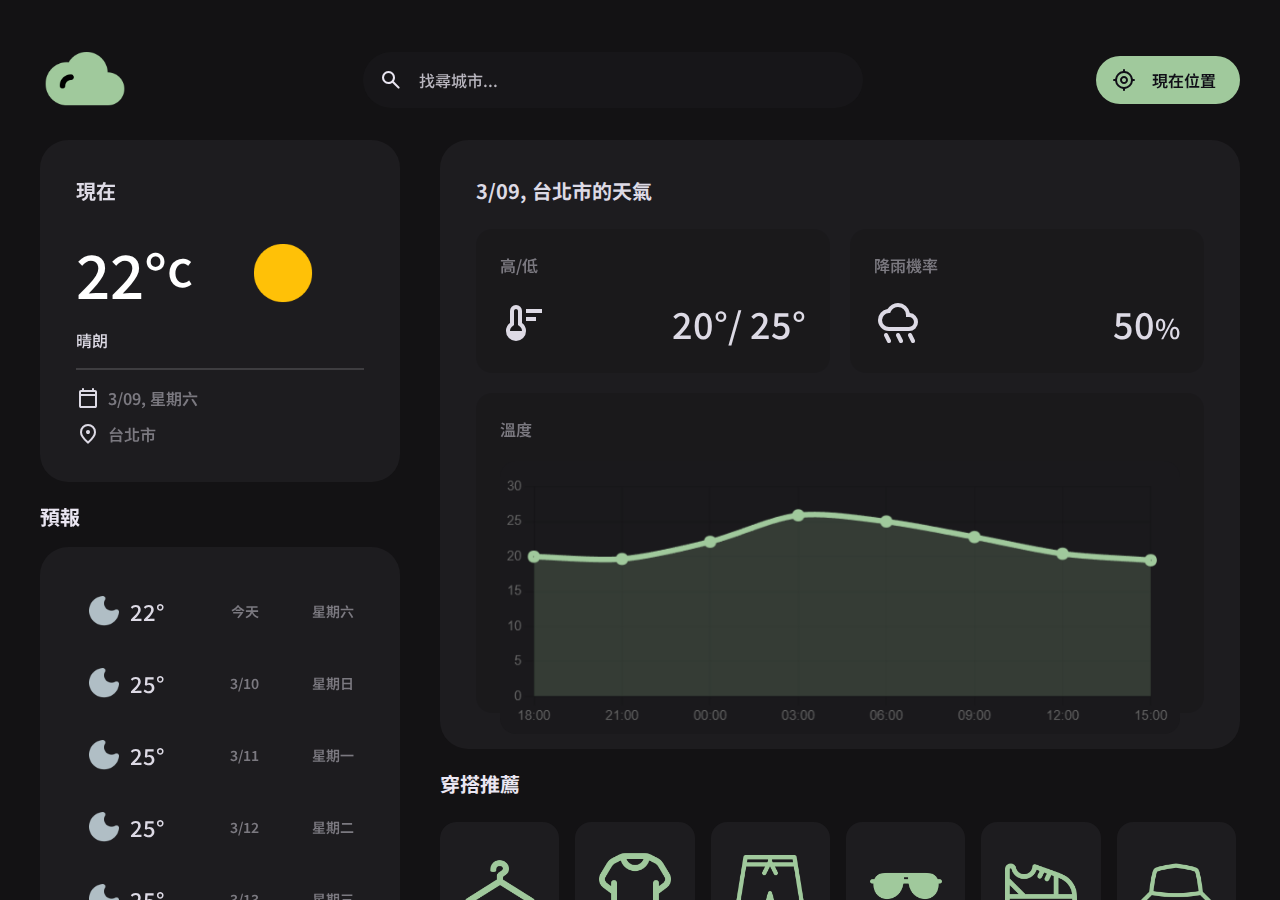
<file: index.html>
<!DOCTYPE html>
<html lang="en">
<head>
    <meta charset="UTF-8">
    <meta name="viewport" content="width=device-width, initial-scale=1.0">
    <title>OutFit - Fit the weather</title>
    <link rel="stylesheet" href="static/css/style.css">
    <!-- <script
        src="static/js/app.js"
        type="module"
    ></script> -->
    <!-- <script src="https://cdnjs.cloudflare.com/ajax/libs/Chart.js/4.4.1/chart.min.js" 
        integrity="sha512-L0Shl7nXXzIlBSUUPpxrokqq4ojqgZFQczTYlGjzONGTDAcLremjwaWv5A+EDLnxhQzY5xUZPWLOLqYRkY0Cbw==" 
        crossorigin="anonymous" referrerpolicy="no-referrer">
    </script>
    <script src="https://cdn.jsdelivr.net/npm/chart.js"></script> -->

    <link rel="icon" href="static/assets/images/cloud.png">
</head>
<body>
    <header class="header">
        <div class="container">
            <a href="/" class="logo">
                <img src="static/assets/images/cloud.png" alt="logo">
            </a>

            <div class="search-view" data-search-view>
                <div class="search-wrapper">
                    <input type="search" name="search" placeholder="找尋城市..." autocomplete="off" class="search-field" data-search-field>
                    <span class="m-icon leading-icon">search</span> 

                    <button class="icon-btn leading-icon has-state" aria-label="close-search" data-search-toggler>
                        <span class="m-icon">arrow_back</span>
                    </button> 
                </div>
                

                <div class="search-result" data-search-result>
                    
                </div>
            </div>

            <div class="header-actions">
                <button class="icon-btn has-state" aria-label="open search" data-search-toggler>
                    <span class="m-icon icon">search</span>
                </button>
                
                <a href="/current-location" class="btn-primary has-state" data-current-location-btn>
                    <span class="m-icon">my_location</span>
                    <span class="span">現在位置</span>
                </a>
            </div>
        </div>
        
        
    </header>


    <main>
        <article class="container">
            <div class="content-left">
                <!-- 
                    CURRENT WEATHER 
                -->
                <section class="section current-weather" aria-label="current weather" data-current-weather>
                    <div class="card card-lg current-weather-card">

                        <h2 class="title-2 card-title">現在</h2>

                        <div class="weapper">
                            <p class="heading">
                                22&deg;<sup>c</sup>  
                            </p>

                            <img class="weather-icon" src="static/assets/images/weather_icons/01d.png" alt="">

                            <!-- <div class="meta-list Max-min-temp">
                                <li class="meta-item">
                                    <span class="m-icon">keyboard_arrow_up</span>
                                    <p class="title-3 meta-text">30&deg;C</p>
                                </li>
    
                                <li class="meta-item">
                                    <span class="m-icon">keyboard_arrow_down</span>
                                    <p class="title-3 meta-text">20&deg;C</p>
                                </li>
                            </div> -->

                        </div>

                        <p class="body-3">晴朗</p>
                        
                        <!-- <div class="seperator"></div> -->

                        <ul class="meta-list">

                            <li class="meta-item">
                                <span class="m-icon">calendar_today</span>
                                <p class="title-3 meta-text">3/09, 星期六</p>
                            </li>

                            <li class="meta-item">
                                <span class="m-icon">location_on</span>
                                <p class="title-3 meta-text">台北市</p>
                            </li>
                        </ul>

                    </div>
                </section>


                <!-- 
                    DAILY FORCAST
                 -->
                <section class="section forecast" aria-labelledby="forecast-label" data-5-day-forecast>
                   <h2 class="title-2" id="forecast-label">預報</h2> 

                   <div class="card card-lg forecast-card">
                        <ul>
                            <a class="card-item has-state" href="/">
                                <div class="icon-wrapper">
                                    <img src="static/assets/images/weather_icons/01n.png" width="36" height="36" alt="Overcast Clouds" class="weather-icon">

                                    <span class="span">
                                        <p class="title-2">22&deg;</p>
                                    </span>
                                </div>

                                <p class="label-1">今天</p>
                                <p class="label-1">星期六</p>
                            </a>
                            
                            <a class="card-item has-state" href="/">
                                <div class="icon-wrapper">
                                    <img src="static/assets/images/weather_icons/01n.png" width="36" height="36" alt="Overcast Clouds" class="weather-icon">

                                    <span class="span">
                                        <p class="title-2">25&deg;</p>
                                    </span>
                                </div>

                                <p class="label-1">3/10</p>
                                <p class="label-1">星期日</p>
                            </a>

                            <a class="card-item has-state" href="/">
                                <div class="icon-wrapper">
                                    <img src="static/assets/images/weather_icons/01n.png" width="36" height="36" alt="Overcast Clouds" class="weather-icon">

                                    <span class="span">
                                        <p class="title-2">25&deg;</p>
                                    </span>
                                </div>

                                <p class="label-1">3/11</p>
                                <p class="label-1">星期一</p>

                            <a class="card-item has-state" href="/">
                                <div class="icon-wrapper">
                                    <img src="static/assets/images/weather_icons/01n.png" width="36" height="36" alt="Overcast Clouds" class="weather-icon">

                                    <span class="span">
                                        <p class="title-2">25&deg;</p>
                                    </span>
                                </div>

                                <p class="label-1">3/12</p>
                                <p class="label-1">星期二</p>
                            </a>

                            <a class="card-item has-state" href="/">
                                <div class="icon-wrapper">
                                    <img src="static/assets/images/weather_icons/01n.png" width="36" height="36" alt="Overcast Clouds" class="weather-icon">

                                    <span class="span">
                                        <p class="title-2">25&deg;</p>
                                    </span>
                                </div>

                                <p class="label-1">3/13</p>
                                <p class="label-1">星期三</p>
                            </a>
                        </ul>

                        
                   </div>
                </section>

                
            </div>



            <div class="content-right">
                <!-- 
                    Highlight
                 -->
                <section class="section highlights" aria-labelledby="highlights-label" data-highlights>
                    <div class="card card-lg">
                        <h2 class="title-2" id="highlights-label">3/09, 台北市的天氣</h2>
                        
                        <div class="highlight-list">

                            <!-- <div class="card card-sm highlight-card one">
                                <h3 class="title-3">空氣品質</h3>

                                <div class="wrapper">
                                    <span class="m-icon">air</span>
                                    <ul class="card-list">
                                        <li class="card-item">
                                            <p class="title-1">23.3</p>

                                            <p class="label-1">PM<sub>2.5</sub></p>
                                        </li>

                                        <li class="card-item">
                                            <p class="title-1">23.3</p>

                                            <p class="label-1">PM<sub>2.5</sub></p>
                                        </li>

                                        <li class="card-item">
                                            <p class="title-1">23.3</p>

                                            <p class="label-1">PM<sub>2.5</sub></p>
                                        </li>

                                        <li class="card-item">
                                            <p class="title-1">23.3</p>

                                            <p class="label-1">PM<sub>2.5</sub></p>
                                        </li>
                                    </ul>

                                </div>

                                <span class="badge aqi-1 label-1" title="aqi message">
                                    良好
                                </span>

                            </div>

                            <div class="card card-sm highlight-card two">
                                <h3 class="title-3">日出和日落</h3>
                                <div class="card-list">

                                    <div class="card-item">
                                        <span class="m-icon">clear_day</span>

                                        <div>
                                            <p class="label-1">日出</p>

                                            <p class="title-1">6:30 AM</p>
                                        </div>
                                    </div>

                                    <div class="card-item">
                                        <span class="m-icon">clear_night</span>

                                        <div>
                                            <p class="label-1">日落</p>

                                            <p class="title-1">6:00 PM</p>
                                        </div>
                                    </div>

                                </div>
                            </div> -->

                            <!-- <div class="card card-sm highlight-card">
                                <h3 class="title-3">濕度</h3>

                                <div class="wrapper">
                                    <span class="m-icon">humidity_percentage</span>

                                    <p class="title-1">35<sub>%</sub></p>
                                </div>
                            </div> -->

                            <div class="card card-sm highlight-card">
                                <h3 class="title-3">高/低</h3>

                                <div class="wrapper">
                                    <span class="m-icon">thermostat</span>

                                    <p class="title-1">
                                        20&deg;/ 25&deg;
                                    </p>
                                </div>
                            </div>

                            <div class="card card-sm highlight-card">
                                <h3 class="title-3">降雨機率</h3>

                                <div class="wrapper">
                                    <span class="m-icon">rainy</span>

                                    <p class="title-1">50<sub>%</sub></p>
                                </div>
                            </div>

                            <!-- <div class="card card-sm highlight-card">
                                <h3 class="title-3">體感溫度</h3>

                                <div class="wrapper">
                                    <span class="m-icon">thermostat</span>

                                    <p class="title-1">25&deg;<sup>c</sup></p>
                                </div>
                            </div> -->

                            <div class="card card-sm highlight-card two">
                                <h3 class="title-3">溫度</h3>

                                <div class="graph-wrapper">
                                    <img src="static/assets/images/temp_pic.png" alt="">
                                </div>

                                <!-- <div class="card-list">

                                    <div class="card-item">
                                        <span class="m-icon">clear_day</span>

                                        <div>
                                            <p class="label-1">日出</p>

                                            <p class="title-1">6:30 AM</p>
                                        </div>
                                    </div>

                                    <div class="card-item">
                                        <span class="m-icon">clear_night</span>

                                        <div>
                                            <p class="label-1">日落</p>

                                            <p class="title-1">6:00 PM</p>
                                        </div>
                                    </div>

                                </div> -->
                            </div>



                            
                        </div>
                    
                    </div>


                </section>


                <!-- 
                   Clothing REC 
                 -->

                <section class="sevtion hourly-forecast" aria-label="hourly forecast" data-hourly-forecast>
                    <h2 class="title-2">穿搭推薦</h2>

                    <div class="slider-container">
                        <ul class="slider-list" data-temp>

                            <li class="slider-item">
                                <div class="card card-sm slider-card">
                                    <!-- <p class="boby-3">03 PM</p> -->
                                    <img src="static/assets/images/clothing-hanger.png" width="72" height="72"
                                         loading="lazy" alt="" class="weather-icon" title="">

                                </div>
                            </li>

                            <li class="slider-item">
                                <div class="card card-sm slider-card">
                                    <!-- <p class="boby-3">03 PM</p> -->
                                    <img src="static/assets/images/tshirt.png" width="72" height="72"
                                         loading="lazy" alt="" class="weather-icon" title="">
                                    
                                </div>
                            </li>

                            <li class="slider-item">
                                <div class="card card-sm slider-card">
                                    <!-- <p class="boby-3">03 PM</p> -->
                                    <img src="static/assets/images/pants.png" width="72" height="72"
                                         loading="lazy" alt="" class="weather-icon" title="">
                                    
                                </div>
                            </li>

                            <li class="slider-item">
                                <div class="card card-sm slider-card">
                                    <!-- <p class="boby-3">03 PM</p> -->
                                    <img src="static/assets/images/sun-glasses.png" width="72" height="72"
                                         loading="lazy" alt="" class="weather-icon" title="">
                                    
                                </div>
                            </li>

                            <li class="slider-item">
                                <div class="card card-sm slider-card">
                                    <!-- <p class="boby-3">03 PM</p> -->
                                    <img src="static/assets/images/sneakers.png" width="72" height="72"
                                         loading="lazy" alt="" class="weather-icon" title="">
                                    
                                </div>
                            </li>

                            <li class="slider-item">
                                <div class="card card-sm slider-card">
                                    <!-- <p class="boby-3">03 PM</p> -->
                                    <img src="static/assets/images/hat.png" width="72" height="72"
                                         loading="lazy" alt="" class="weather-icon" title="">
                                    
                                </div>
                            </li>

                        </ul>

                    </div>
                </section>


                <!-- 
                    FOOTER
                -->
                <footer class="footer">
                    <p class="body-3">
                        Copyright &#169; 2024 William Chen. All Rights Reserved.
                    </p>
                </footer>


            </div>

            <div class="loading" data-loading>

            </div>
            
            

        </article>
    </main>
   
</body>


</html>
</file>
<file: static/css/style.css>
@import url('https://fonts.googleapis.com/css2?family=Noto+Sans+TC&display=swap');

:root {
    /* --primary: #B5A1E5;  */
    --primary: #a0c99c; 
    --on-primary: #100E17;
    --on-primary-hover: #7eaf7f; 
    --background: #131214;
    --on-background: #EAE6F2;
    --surface: #1D1C1F;
    --surface-alpha-7: hsla(260, 5%, 12%, 0.7);
    --surface-alpha-4: hsla(260, 5%, 12%, 0.4);
    --on-surface: #DDDAE5;
    --on-surface-variant: #7B7980; 
    --on-surface-variant-2: #B9B6BF;
    --outline: #3E3D40;
    --bg-aqi-1: #89E589;
    --on-bg-aqi-1: #1F331F;
    --bg-aqi-2: #E5DD89;
    --on-bg-aqi-2: #33311F;
    --bg-aqi-3: #E5C089;
    --on-bg-aqi-3: #332B1F;
    --bg-aqi-4: #E58989;
    --on-bg-aqi-4: #331F1F;
    --bg-aqi-5: #E589B7;
    --on-bg-aqi-5: #331F29;
    --white: hsl(0, 0%, 100%);
    --white-alpha-4: hsla(0, 0%, 100%, 0.04);
    --white-alpha-8: hsla(0, 0%, 100%, 0.08);
    --black-alpha-8: hsla(0, 0%, 0%, 0.08);
    --black-alpha-10: hsla(0, 0%, 0%, 0.1);
    --wc-green: #87a295;
    --gray: #d2d2d2;

    --weight-semiBold: 600;

    --gradient-1: linear-gradient(180deg, hsla(270, 5%, 7%, 0) 0%, hsla(270, 5%, 7%, 0.8) 65%, hsl(270, 5%, 7%) 100%);
    --gradient-2: linear-gradient(180deg, hsla(260, 5%, 12%, 0) 0%, hsla(260, 5%, 12%, 0.8) 65%, hsl(260, 5%, 12%) 100%);


    --heading: 5.6rem;
    --title-1: 2rem;
    --title-2: 1.8rem;
    --title-3: 1.6rem;
    --body-1: 2.2rem;
    --body-2: 2rem;
    --body-3: 1.6rem;
    --label-1: 1.4rem;
    --label-2: 1.2rem;

    --weight-regular: 400;
    --weight-semiBold: 600;

    --shadow-1: 0px 1px 3px hsla(0, 0%, 0%, 0.5);
    --shadow-2: 0px 3px 6px hsla(0, 0%, 0%, 0.4);
    --shadow-3: rgba(0, 0, 0, 0.25) 0px 14px 28px, rgba(0, 0, 0, 0.22) 0px 10px 10px;

    --radius-28: 28px;
    --radius-16: 16px;
    --radius-pill: 500px;
    --radius-circle: 50%;

    --transition-short: 100ms ease;
}

/* RESET */
*,
*::before,
*::after {
    margin: 0;
    padding: 0;
    box-sizing: border-box;
}

li { list-style: none; }

a,
img,
span,
input,
button { display: block; }

a {
    color: inherit;
    text-decoration: none;
}

img { height: auto; }

input,
button {
    background: none;
    border: none;
    color: inherit;
    font: inherit;
}

input { width: 100%; }

button { cursor: pointer; }

sub {vertical-align: baseline;}
sup {vertical-align: top;}
sub, sub {font-size: 0.75em;}

html {
    font-size: 10px;
    scroll-behavior: smooth;
}

body{
    background-color: var(--background);
    color: var(--on-background);
    overflow: hidden;
    font-size: var(--body-3);
    font-family: "Noto Sans TC", sans-serif;
    font-weight: 500;
}

:focus-visible {
    outline: 2px solid var(--white);
    outline-offset: 2px;
}

::selection {
    background-color: var(--primary);
    color: var(--background);
    font-weight: 800px;
}

::-webkit-scrollbar {
    width: 6px;
    height: 6px;
}

::-webkit-scrollbar-thumb {
    background-color: var(--white-alpha-8);
    border-radius: var(--radius-pill);
}


@font-face {
    font-family: 'Material Symbols Rounded';
    font-style: normal;
    font-weight: 400;
    /* src: url("{{ url_for('static', filename='font/material-symbol-rounded.woff2') }}"); */
    src: url("../font/material-symbol-rounded.woff2");
}

.m-icon {
    font-family: 'Material Symbols Rounded';
    font-weight: normal;
    font-style: normal;
    font-size: 2.4rem;
    line-height: 1;
    letter-spacing: normal;
    text-transform: none;
    white-space: nowrap;
    word-wrap: normal;
    direction: ltr;
    font-feature-settings: 'liga';
    -webkit-font-feature-settings: 'liga';
    -webkit-font-smoothing: antialiased;
    height: 1em;
    width: 1em;
    overflow: hidden;
}

/* ---------------------------- */
/* REUSE STYLE */
/* ---------------------------- */

.container {
    max-width: 1600px;
    width: 100%;
    margin-inline: auto;
    padding: 16px;
}

.icon-btn {
    background-color: var(--white-alpha-8);
    width: 48px;
    height: 48px;
    display: grid;
    place-items: center;
    border-radius: var(--radius-circle);
}

.has-state { position: relative;}
.has-state:hover {
    box-shadow: var(--shadow-1);
}
.has-state:is(:focus, :focus-visible) {box-shadow: none;}
.has-state::before {
    content: "";
    position: absolute;
    inset: 0;
    border-radius: inherit;
    clip-path: circle(100% at 50% 50%);
    transition: var(--transition-short);
}

.has-state:hover::before {background-color: var(--white-alpha-4);}

.has-state:is(:focus, :focus-visible)::before {
    background-color: var(--white-alpha-8);
    animation: ripple 500ms ease forwards;
}

@keyframes ripple {
    0% {clip-path: circle(0% at 50% 50%);}
    100% {clip-path: circle(100% at 50% 50%);}
}

.btn-primary {
    background-color: var(--primary);
    color: var(--on-primary);
    height: 48px;
    line-height: 48px;
    max-width: max-content;
    display: flex;
    align-items: center;
    gap: 16px;
    padding-inline: 16px;
    border-radius: var(--radius-pill);
    transition: filter 0.3s ease;
}
.btn-primary:hover {
    background-color: var(--on-primary-hover);
}

.btn-primary .span {font-weight: var(--weight-semiBold);}

.btn-primary[disabled] {
    background-color: var(--outline);
    color: var(--on-surface-variant);
    cursor: not-allowed;
}

.btn-primary[disabled]::before {display: none;}

.card {
    background-color: var(--surface);
    color: var(--on-surface);
}

.card-lg {
    border-radius: var(--radius-28);
    padding: 20px;
}

.card-sm {
    border-radius: var(--radius-16);
    padding: 16px;
}

.heading {
    color: var(--white);
    font-size: var(--heading);
    /* font-weight: var(--weight-semiBold); */
}

.title-1 {font-size: var(--title-1);}

.title-2 {
    font-size: var(--title-2);
    margin-block-end: 24px;
}

.title-3 {
    font-size: var(--title-3);
    font-weight: var(--weight-semiBold);
}

.body-1 {font-size: var(--body-1);}
.body-2 {
    font-size: var(--body-2);
    font-weight: var(--weight-semiBold);
}
.body-3 {font-size: var(--body-3);}

.label-1 {font-size: var(--label-1);}
.label-2 {font-size: var(--label-2);}




/* ---------------------------- */
/* HEADER */
/* ---------------------------- */

.header .btn-primary .span {display: none;}

.logo img {width: 70px;}

.header .container,
.header-actions {
    display: flex;
    align-items: center;
}

.header .container {justify-content: space-between;}
.header-actions {gap: 16px;}

.header .btn-primary {padding-inline: 12px;}

.search-view {
    position: fixed;
    top: 0;
    left: 0;
    width: 100%;
    height: 100vh;
    height: 100svh; 
    background-color: var(--surface-alpha-7);
    backdrop-filter: blur(1rem);
    color: var(--on-surface);
    clip-path: circle(4% at calc(100% - 102px) 5%);
    opacity: 0;
    visibility: hidden;
    z-index: 4;
    transition: clip-path 500ms ease;
}

.search-view.active {
    opacity: 1;
    visibility: visible;
    clip-path: circle(130% at 73% 5%);
}

.search-wrapper {
    position: relative;
    border-block-end: 1px solid var(--outline);
}

.search-wrapper::before {
    content: "";
    position: absolute;
    top: 50%;
    transform :translateY(-50%);
    right: 16px;
    width: 24px;
    height: 24px;
    border: 3px solid var(--on-surface);
    border-block-start-color: transparent;
    border-radius: var(--radius-circle);
    animation: loading 500ms linear infinite;
    display: none;
}

@keyframes loading {
    0% {transform: translateY(-50%) rotate(0);}
    100% {transform: translateY(-50%) rotate(1turn);}
}

.search-wrapper:has(.searching)::before {display: block;}

.search-field {
    height: 80px;
    line-height: 80px;
    padding-inline: 56px 16px;
    outline: none;
}

.search-field::placeholder {color: var(--on-surface-variant-2);}
.search-field::-webkit-search-cancel-button {display: none;}

.search-wrapper .leading-icon {
    position: absolute;
    top: 50%;
    left: 28px;
    transform: translate(-50%, -50%);
}

.search-wrapper > .m-icon {display: none;}

.search-wrapper .icon-btn {
    background-color: transparent;
    box-shadow: none;
}

.search-view .view-list {padding-block:  8px 16px;}
.search-view .view-item {
    position: relative;
    height: 56px;
    display: flex;
    justify-content: flex-start;
    align-items: center;
    gap: 16px;
    padding-inline: 16px 24px;
}

.search-view .view-item :is(.m-icon, .item-subtitle) {
    color: var(--on-surface-variant);
}

.search-view .view-item .item-link {
    position: absolute;
    inset: 0;
    box-shadow: none;
    margin: 0 1rem;
    border-radius: 1rem;
}



/* ---------------------------- */
/* MAIN */
/* ---------------------------- */

main {
    height: calc(100vh - 80px);
    height: calc(100svh - 80px);
    overflow: hidden;
}

article.container {
    position: relative;
    display: grid;
    grid-template-columns: minmax(0, 1fr);
    gap: 20px;
    height: 100%;
    overflow-y: auto;  /* for Firefox */
    overflow-y: overlay;
}

article.container::-webkit-scrollbar-thumb {
    background-color: transparent;
}
article.container:is(:hover, :focus-within)::-webkit-scrollbar-thumb {
    background-color: var(--white-alpha-8);
}
article.container::-webkit-scrollbar-button {height: 10px;}
article.container::before {
    contain: "";
    position: fixed;
    bottom: 0;
    left: 0;
    width: 100%;
    height: 40px;
    background-image: var(--gradient-1);
    pointer-events: none;
    z-index: 1;
}

.section:not(:last-child) {margin-block-end: 16px;}

/* ---------------------------- */
/* CURRENT WEATHER */
/* ---------------------------- */

/* .current-weather-card {
    background-color: var(--primary);
} */

.current-weather-card .weapper {
    margin-block: 12px;
    display: flex;
    gap: 8px;
    align-items: center;
}

.current-weather-card .weather-icon {margin-inline: auto;}

.current-weather-card > .body-3 {text-transform: capitalize;}

.seperator {
    height: 0;
    border-top: 0.2rem solid var(--outline);
    border-radius: 0.5rem;
    margin-block-start: 16px;
}

.current-weather-card .meta-list {
    margin-block-start: 16px;
    padding-block-start: 16px;
    border-block-start: 2px solid var(--outline);
    /* border-radius: 5px; */
}

.current-weather-card .meta-item {
    display: flex;
    align-items: center;
    gap: 8px
}

.current-weather-card .meta-item:not(:last-child) {
    margin-block-end: 12px;
}

.current-weather-card .meta-text {
    color: var(--on-surface-variant);
}

.current-weather-card .Max-min-temp {
    border: 0;
    margin: 0;
    margin-inline: auto;
    padding: 0;
}


/* ---------------------------- */
/* DAILY FORECAST */
/* ---------------------------- */

.forecast-card .title-2 {margin-block-end: 0;}

.forecast-card :is(.card-item, .icon-wrapper) {
    display: flex;
    align-items: center;
}
.forecast-card .card-item {
    padding: 1rem;
    border-radius: 1rem;
    width: 100%;
}
.forecast-card .card-item:is(:hover, :focus-within) {
    background-color: var(--white-alpha-8);
}

.forecast-card .card-item:not(:last-child) {margin-block-end: 12px;}
.forecast-card .icon-wrapper {gap: 8px;}
.forecast-card .label-1 {
    color: var(--on-surface-variant);
    font-weight: var(--weight-semiBold);
    /* font-size: 1.5rem; */
}

.forecast-card .card-item > .label-1 {
    width: 100%;
    text-align: right; 
}


/* ---------------------------- */
/* HIGHLIGHT*/
/* ---------------------------- */

.highlight .m-icon {font-size: 3.2rem;}

.highlight-list {
    display: grid;
    gap: 20px;
}

.highlight-list .title-3 {
    color: var(--on-surface-variant);
    margin-block-end: 20px;
}

.highlights .card-sm {
    background-color: var(--black-alpha-10);
    position: relative;
}

/* temporary */
.highlights .card-sm.two {
    /* min-height: 256px; */
    width: 100%;
    height: 256px;
    /* position: relative; */
    display: grid;
    grid-template-rows: min-content 1fr;
}

.highlight-card :is(.wrapper, .card-list, .card-item) {
    display: flex;
    align-items: center;
}

.highlight-card .wrapper {
    justify-content: space-between;
    gap: 8px;
}

.highlight-card .card-list {
    flex-wrap: wrap;
    flex-grow: 1;
    row-gap: 8px;
}

.highlight-card .card-item {
    width: 50%;
    justify-content: flex-end;
    gap: 4px;
}

.highlight-card .label-1 {color: var(--on-surface-variant);}

.badge {
    position: absolute;
    top: 16px;
    right: 16px;
    padding: 2px 12px;
    border-radius :var(--radius-pill);
    font-weight: var(--weight-semiBold);
    cursor: help;
}

.graph-wrapper img {
    width: 100%;
    height: 100%;
    object-fit: cover;
    border-radius: var(--radius-16);
}

.highlight-card.two .card-item {
    justify-content: flex-start;
    flex-wrap: wrap;
    gap: 8px 16px;
}

.highlight-card.two .label-1 {margin-block-end: 4px;}


.graph-wrapper {
    display: flex;
    position: relative;
    width: 100%;
    height: 100%;
}
/* canvas {
    display: inline-block;
    position: relative;
    height: 100%;
    width: 100%;
}  */






/* ---------------------------- */
/* CLOTHING RECO */
/* ---------------------------- */

.slider-container {
    overflow-x: auto;
    margin-inline: -16px;
}

.slider-container::-webkit-scrollbar {display: none;}

.slider-list {
    display: flex;
    gap: 12px;
}
.slider-list:first-child {margin-block-end: 32px;}
.slider-list::before,
.slider-list::after {
    content: "";
    min-width: 4px;
}

.slider-item {
    flex: 1 1 100%;
}

.slider-card {
    text-align: center;
    /* min-width: 450px;
    min-height: 450px; */
}

.slider-item .weather-icon {
    margin-inline: auto;
    margin-block: 12px;
}

.slider-item .outfit-image {
    /* width: 100%;  */
    max-height: 450px; 
    display: inline-block;
    border-radius: var(--radius-16);
}


/* ---------------------------- */
/* FOOTER */
/* ---------------------------- */

.footer,
.footer .body-3 {
    display: flex;
    flex-wrap: wrap;
    justify-content: center;
    align-items: center;
}

footer {
    /* height: 50px; */
    color: var(--on-surface-variant);
    text-align: center;
    margin-block: 28px;
}

.fade-in .footer {display: flex;}


/* ---------------------------- */
/* LOADING */
/* ---------------------------- */

.loading {
    position: absolute;
    top: 0;
    left: 0;
    width: 100%;
    height: 100%;
    background-color: var(--background / 0.1);
    backdrop-filter: blur(1rem);
    display: grid;
    place-items: center;
    z-index: 1;
    display: none;

    transition: opacity 0.75s, visibility 0.75s
}

.loading::before {
    content: "";
    width: 48px;
    height: 48px;
    border: 4px solid var(--on-background);
    border-block-start-color: transparent;
    border-radius: var(--radius-circle);
    animation: loading 500ms linear infinite;
}

.error-content {
    position: fixed;
    top: 0;
    left: 0;
    width: 100%;
    height: 100vh;
    height: 100svh;
    background-color: var(--background);
    display: flex;
    flex-direction: column;
    justify-content: center;
    align-items: center;
    /* display: none;  */
    z-index: 8;
}

.error-content .btn-primary {margin-block-start: 20px;}


/* ---------------------------- */
/* Responsive larger than 768 */
/* ---------------------------- */

@media (min-width: 768px) {
    .container {padding: 24px;}
    .title-1 { --title-1: 2.4rem}

    .section > .title-2 {margin-block-end: 16px;}

    .card-lg {padding: 24px;}

    .card-sm {
        padding: 20px;
        display: grid;
        grid-template-rows: min-content 1fr;
    }

    .badge {
        top: 20px;
        right: 20px;
    }

    /* HEADER */
    .header-actions {gap: 24px;}

    .header .btn-primary {padding-inline: 16px;}

    .header .btn-primary .span {display: block;}

    .search-view {
        clip-path: circle(3% at calc(100% - 273px) 6%);
    }
    
    .card-lg {padding: 24px;}
    .card-sm {
        padding: 20px;
        display: grid;
        grid-template-rows: min-content 1fr;
    }

    .badge {
        top: 20px;
        right: 20px;
    }

    .header-actions {gap: 24px;}

    .header .btn-primary {
        padding-inline: 16px 24px;
    }

    .header .btn-primary .span {display: block;}
    .search-view {
        clip-path: circle(3% at calc(100% - 273px) 6%);
    }


    /* MAIN */
    main {
        height: calc(100vh - 96px);
        height: calc(100svh - 96px);
    }

    article.container {
        padding-block-start: 0;
        grid-template-columns: 280px minmax(0, 1fr);
        align-items: flex-start;
        gap: 24px;
    }


    .content-left {
        position: sticky;
        top: 0;
    }

    .section:not(:last-child) {margin-block: 20px;}

    .forecast-card .card-item:not(:last-child) {
        margin-block-end: 16px;
    }
    
    .highlight-list {grid-template-columns: 1fr 1fr;}

    .highlight-card {height: auto;}
    .highlight-card:last-child {
        grid-column: span 2;
        height: 320px;
    }

    .highlights .m-icon {font-size: 3.6rem;}

    .highlight-card.one .card-item {
        width: 25%;
        flex-direction: column-reverse;
        gap: 8px;
    }

    .highlights .card-sm.two {
        height: 320px;
    }

    .slider-container {
        margin-inline: 0 -24px;
        border-bottom-left-radius: var(--radius-16);
        border-top-left-radius: var(--radius-16);
    }

    .slider-list::before {display: none;}
    .slider-list::after {min-width: 12px;}

    .hourly-forecast .card-sm {padding: 16px;}

}



/* ---------------------------- */
/* Responsive larger than 1200 */
/* ---------------------------- */
@media (min-width: 1200px) {

    /* CUSTOM PROPERTY */
    :root {
        --heading: 6rem;
        --title-2: 2rem;
    }

    .container {padding: 40px;}

    .card-lg {padding: 36px;}
    .card-sm {padding: 24px;}
    .title-1 {--title-1: 3.6rem}

    .highlight-card.two .card-item {column-gap: 24px;}

    .header .icon-btn {display: none;}
    .logo img {width: 90px;}
    .header {
        position: relative;
        height: 120px;
        z-index: 4;
    }
    .header .container {
        padding-bottom: 0;
        height: 100%;
    }

    .search-view,
    .search-view.active {
        all: unset;
        display: block;
        position: relative;
        width: 500px;
        animation: none;
    }

    .search-wrapper {border-block-end: none;}
    .search-wrapper > .m-icon {display: block;}
    .search-field,
    .search-view .view-list {
        background-color: var(--surface-alpha-4);
        /* box-shadow: var(--shadow-3); */
    }
    .search-field {
        height: 56px;
        border-radius: var(--radius-28);
    }
    .search-result,
    .search-view:not(:focus-within) .search-result {
        display: none;
    }
    .search-view:focus-within .search-result.active {
        display: block;
    }
    .search-view:has(.search-result.active):focus-within .search-field {
        border-bottom-left-radius: 0;
        border-bottom-right-radius: 0;
    }

    .search-view .view-list {
        backdrop-filter: blur(0.5rem);
        position: absolute;
        top: 100%;
        left: 0;
        width: 100%;
        max-height: 360px;
        border-radius: 0 0 var(--radius-28) var(--radius-28);
        border-block-start: 1px solid var(--outline);
        overflow-y: auto; /* For Firefox */
        overflow-y: overlay;
    }

    .search-view .view-list:empty {min-height: 120px;}
    .search-view .view-list::-webkit-scrollbar-button {height: 20px;}
    
    .search-view:focus-within .view-list{
        box-shadow: var(--shadow-3);
    }

    /* .search-view:is(:hover, :has(.view-list):hover) {
        box-shadow: var(--shadow-3);
    } */
    /* .search-view:is(:focus-within, :has(.view-list):focus-within) {
        box-shadow: var(--shadow-3);
    } */

    /* MAIN */
    main {
        height: calc(100vh - 120px);
        height: calc(100svh - 120px);
    }

    article.container {
        grid-template-columns: 360px minmax(0, 1fr);
        gap: 40px;
    }

    .current-weather .weather-icon {
        width: 70px;
    }

    .forecast-card .title-2 {--title-2: 2.2rem;}

    /* .highlight-card {height: 150px;} */
    /* .highlight-card:last-child {height: 200px;} */

    .highlight-card .m-icon {font-size: 4.8rem;}

    .slider-list {gap: 16px;}

}


/* ---------------------------- */
/* Responsive larger than 1400 */
/* ---------------------------- */
@media (min-width: 1400px) {
    .highlight-list {
        grid-template-columns: 4fr 7fr;
    }

    .highlight-card:not(:last-child){
        grid-column: 1 / 2;
    }

    .highlight-card:last-child {
        grid-column: 2 / 2;
        grid-row: 1 / 3;
    }
}
</file>
